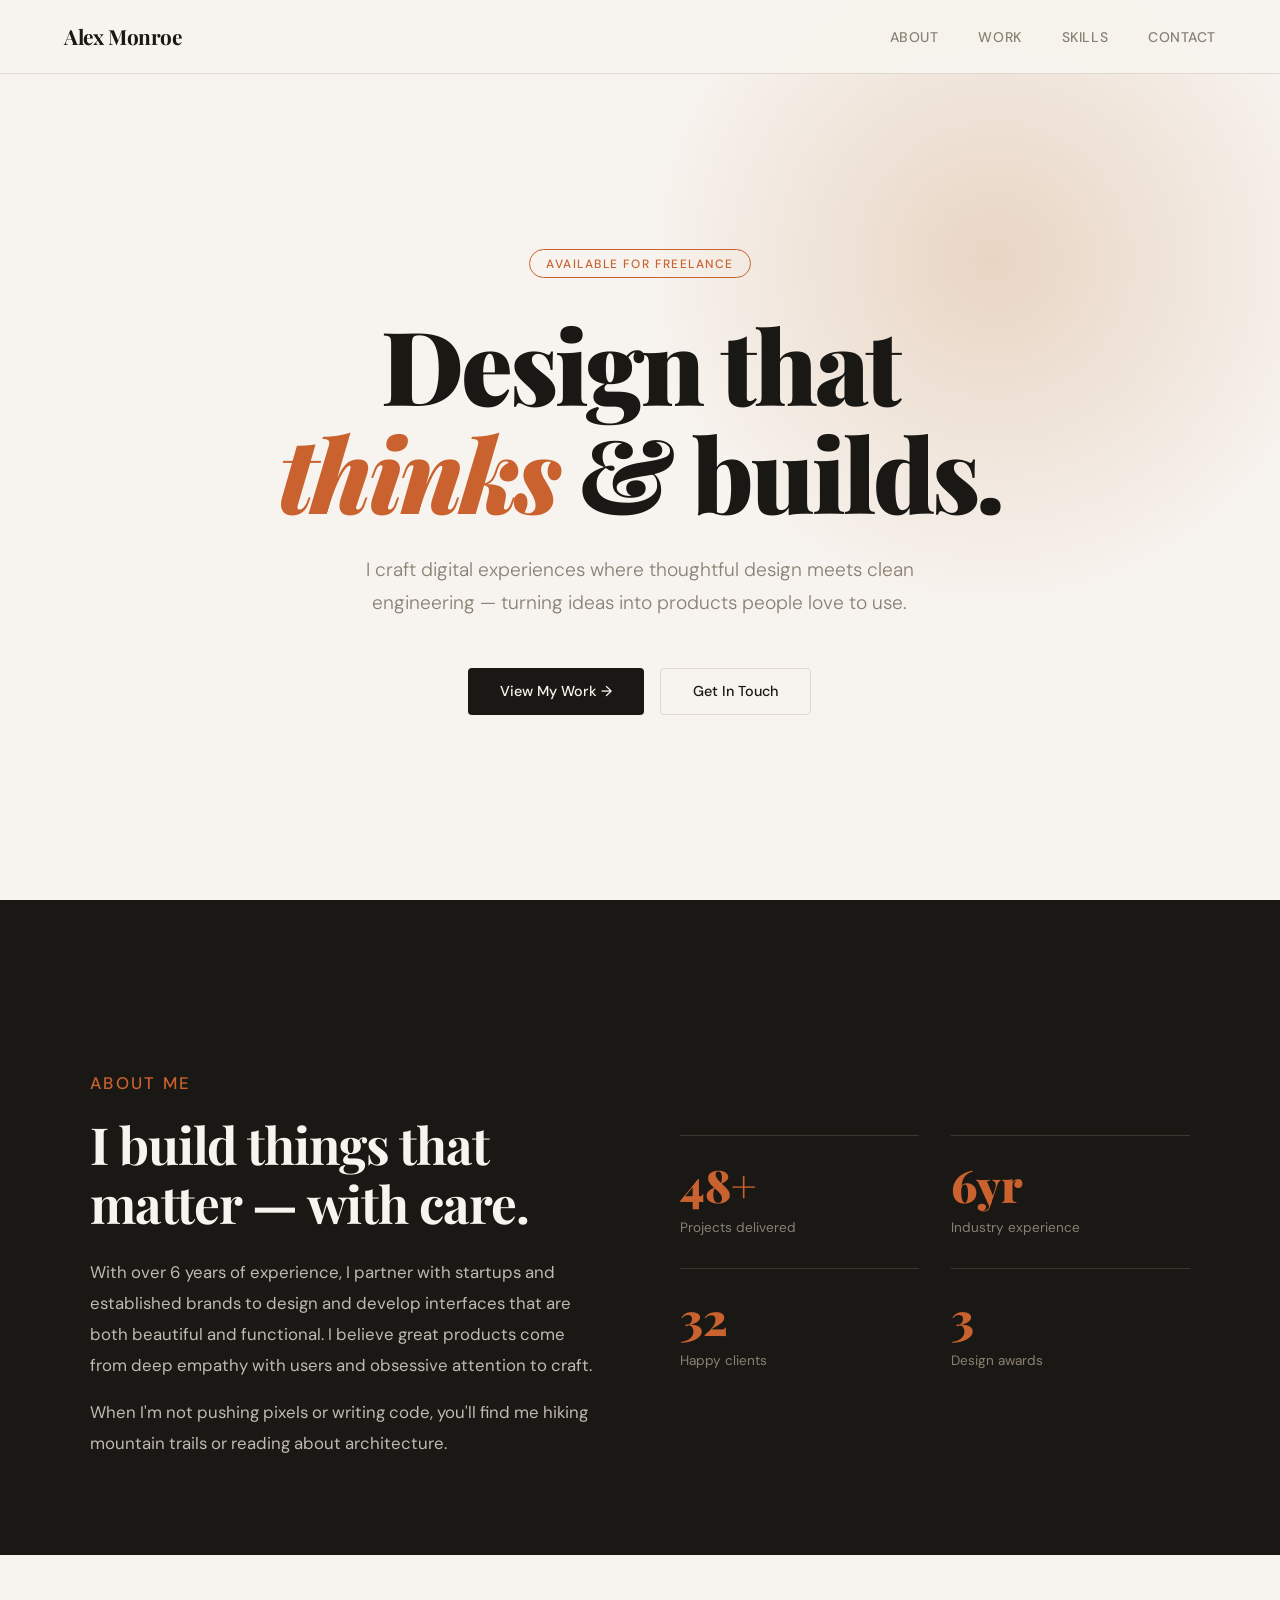
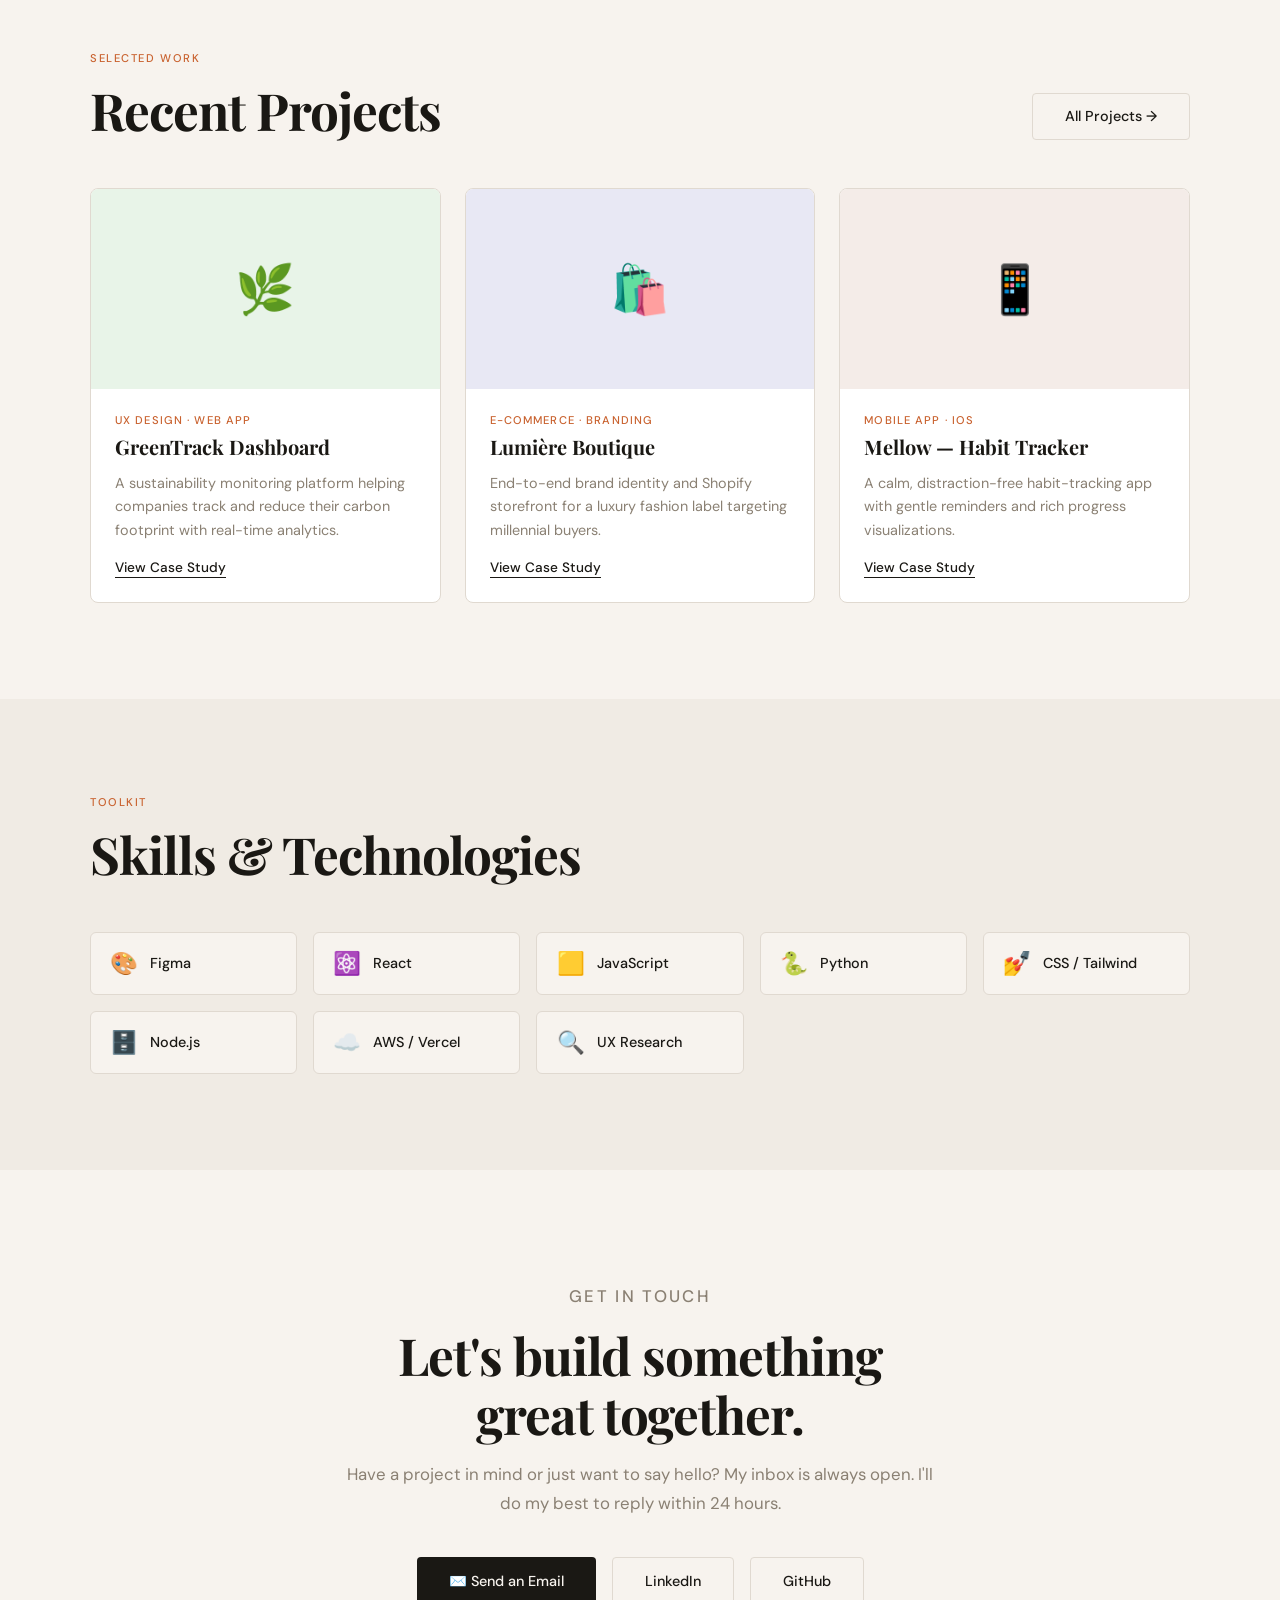
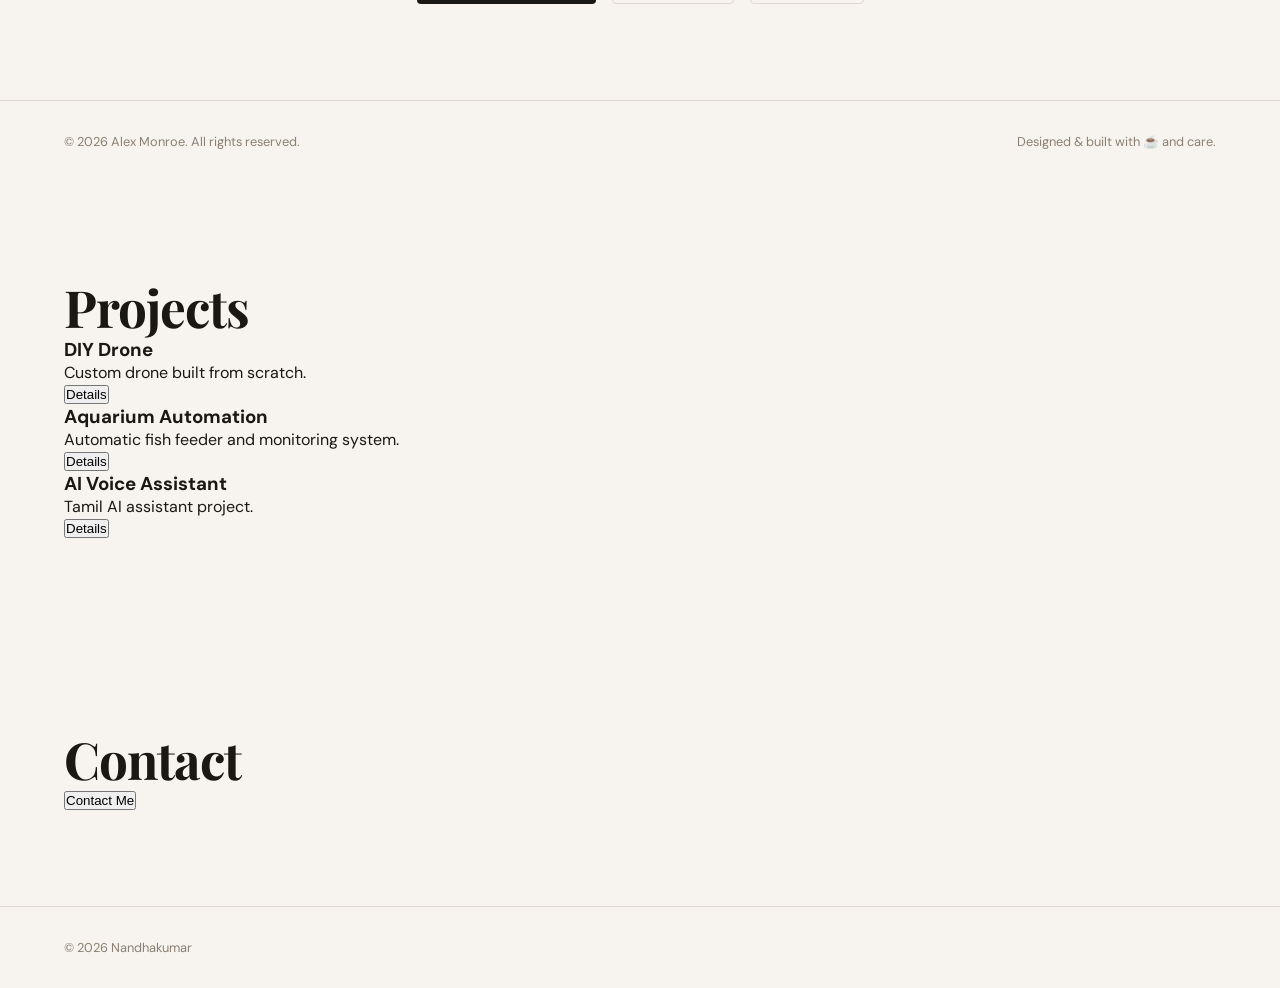
<file: index.html>
<!DOCTYPE html>
<html lang="en">
<head>
  <meta charset="UTF-8" />
  <meta name="viewport" content="width=device-width, initial-scale=1.0" />
  <title>Alex Monroe — Designer & Developer</title>
  <link rel="preconnect" href="https://fonts.googleapis.com">
  <link href="https://fonts.googleapis.com/css2?family=Playfair+Display:wght@400;700;900&family=DM+Sans:wght@300;400;500&display=swap" rel="stylesheet">
  <style>
    *, *::before, *::after { box-sizing: border-box; margin: 0; padding: 0; }

    :root {
      --cream: #F7F3EE;
      --dark: #1A1814;
      --accent: #C9622F;
      --muted: #8A8073;
      --border: #E0D9D0;
    }

    html { scroll-behavior: smooth; }

    body {
      font-family: 'DM Sans', sans-serif;
      background: var(--cream);
      color: var(--dark);
      overflow-x: hidden;
    }

    /* ── NAV ── */
    nav {
      position: fixed; top: 0; width: 100%; z-index: 100;
      display: flex; justify-content: space-between; align-items: center;
      padding: 1.4rem 5%;
      background: rgba(247, 243, 238, 0.92);
      backdrop-filter: blur(12px);
      border-bottom: 1px solid var(--border);
    }

    .logo {
      font-family: 'Playfair Display', serif;
      font-size: 1.3rem; font-weight: 700;
      letter-spacing: -0.02em; color: var(--dark); text-decoration: none;
    }

    .nav-links { display: flex; gap: 2.5rem; list-style: none; }
    .nav-links a {
      font-size: 0.875rem; font-weight: 500; letter-spacing: 0.04em;
      color: var(--muted); text-decoration: none; text-transform: uppercase;
      transition: color 0.2s;
    }
    .nav-links a:hover { color: var(--accent); }

    /* ── HERO ── */
    .hero {
      min-height: 100vh;
      display: grid; place-items: center;
      padding: 8rem 5% 4rem;
      position: relative; overflow: hidden;
    }

    .hero::before {
      content: '';
      position: absolute; top: -10%; right: -5%;
      width: 55vw; height: 55vw; max-width: 700px; max-height: 700px;
      border-radius: 50%;
      background: radial-gradient(circle, #e8d5c4 0%, transparent 70%);
      pointer-events: none;
    }

    .hero-inner { max-width: 900px; text-align: center; }

    .hero-tag {
      display: inline-block;
      font-size: 0.75rem; font-weight: 500; letter-spacing: 0.12em;
      text-transform: uppercase; color: var(--accent);
      border: 1px solid var(--accent); border-radius: 50px;
      padding: 0.35rem 1rem; margin-bottom: 2rem;
      animation: fadeUp 0.6s ease both;
    }

    h1 {
      font-family: 'Playfair Display', serif;
      font-size: clamp(3rem, 8vw, 6.5rem);
      font-weight: 900; line-height: 1.05;
      letter-spacing: -0.03em;
      animation: fadeUp 0.6s 0.15s ease both;
    }

    h1 em { font-style: italic; color: var(--accent); }

    .hero-sub {
      margin-top: 1.8rem;
      font-size: clamp(1rem, 2vw, 1.2rem);
      font-weight: 300; color: var(--muted); line-height: 1.7;
      max-width: 560px; margin-inline: auto;
      animation: fadeUp 0.6s 0.3s ease both;
    }

    .hero-cta {
      margin-top: 3rem; display: flex; gap: 1rem;
      justify-content: center; flex-wrap: wrap;
      animation: fadeUp 0.6s 0.45s ease both;
    }

    .btn {
      display: inline-flex; align-items: center; gap: 0.5rem;
      padding: 0.85rem 2rem; border-radius: 4px;
      font-size: 0.9rem; font-weight: 500; text-decoration: none;
      cursor: pointer; border: none; transition: all 0.2s;
    }
    .btn-primary { background: var(--dark); color: var(--cream); }
    .btn-primary:hover { background: var(--accent); }
    .btn-outline { background: transparent; color: var(--dark); border: 1.5px solid var(--border); }
    .btn-outline:hover { border-color: var(--dark); }

    /* ── SECTION SHARED ── */
    section { padding: 6rem 5%; }
    .section-label {
      font-size: 0.7rem; font-weight: 500; letter-spacing: 0.14em;
      text-transform: uppercase; color: var(--accent); margin-bottom: 1rem;
    }
    h2 {
      font-family: 'Playfair Display', serif;
      font-size: clamp(2rem, 4vw, 3.2rem);
      font-weight: 700; line-height: 1.15; letter-spacing: -0.02em;
    }

    /* ── ABOUT ── */
    .about { background: var(--dark); color: var(--cream); }
    .about .section-label { color: #C9622F; }
    .about-grid {
      display: grid; grid-template-columns: 1fr 1fr; gap: 5rem;
      align-items: center; max-width: 1100px; margin: 3rem auto 0;
    }
    .about-text p { font-size: 1.05rem; line-height: 1.85; color: #c0b9b0; margin-top: 1.5rem; }
    .about-stats {
      display: grid; grid-template-columns: 1fr 1fr; gap: 2rem;
    }
    .stat { border-top: 1px solid #3a3630; padding-top: 1.2rem; }
    .stat-num {
      font-family: 'Playfair Display', serif;
      font-size: 2.8rem; font-weight: 900; color: var(--accent);
    }
    .stat-label { font-size: 0.85rem; color: #8a8073; margin-top: 0.3rem; }

    /* ── WORK ── */
    .work { max-width: 1100px; margin-inline: auto; }
    .work-header { display: flex; justify-content: space-between; align-items: flex-end; margin-bottom: 3rem; flex-wrap: wrap; gap: 1rem; }
    .projects-grid { display: grid; grid-template-columns: repeat(auto-fill, minmax(300px, 1fr)); gap: 1.5rem; }

    .project-card {
      border: 1px solid var(--border); border-radius: 8px;
      overflow: hidden; background: #fff;
      transition: transform 0.25s, box-shadow 0.25s;
    }
    .project-card:hover { transform: translateY(-5px); box-shadow: 0 20px 50px rgba(0,0,0,0.09); }

    .card-img {
      width: 100%; height: 200px;
      display: flex; align-items: center; justify-content: center;
      font-size: 3rem;
    }
    .card-body { padding: 1.5rem; }
    .card-tag { font-size: 0.7rem; letter-spacing: 0.1em; text-transform: uppercase; color: var(--accent); font-weight: 500; }
    .card-title { font-family: 'Playfair Display', serif; font-size: 1.25rem; font-weight: 700; margin: 0.4rem 0 0.7rem; }
    .card-desc { font-size: 0.9rem; color: var(--muted); line-height: 1.65; }
    .card-link { display: inline-block; margin-top: 1rem; font-size: 0.85rem; font-weight: 500; color: var(--dark); text-decoration: none; border-bottom: 1.5px solid var(--dark); padding-bottom: 1px; transition: color 0.2s, border-color 0.2s; }
    .card-link:hover { color: var(--accent); border-color: var(--accent); }

    /* ── SKILLS ── */
    .skills { background: #f0ebe4; }
    .skills-inner { max-width: 1100px; margin-inline: auto; }
    .skills-grid { display: grid; grid-template-columns: repeat(auto-fill, minmax(200px, 1fr)); gap: 1rem; margin-top: 3rem; }
    .skill-pill {
      background: var(--cream); border: 1px solid var(--border);
      border-radius: 6px; padding: 1rem 1.2rem;
      display: flex; align-items: center; gap: 0.75rem;
      font-size: 0.9rem; font-weight: 500;
      transition: border-color 0.2s, transform 0.2s;
    }
    .skill-pill:hover { border-color: var(--accent); transform: translateY(-2px); }
    .skill-icon { font-size: 1.4rem; }

    /* ── CONTACT ── */
    .contact { text-align: center; }
    .contact-inner { max-width: 600px; margin-inline: auto; }
    .contact p { margin-top: 1rem; color: var(--muted); line-height: 1.7; font-size: 1.05rem; }
    .contact-links { display: flex; justify-content: center; gap: 1rem; flex-wrap: wrap; margin-top: 2.5rem; }

    /* ── FOOTER ── */
    footer {
      border-top: 1px solid var(--border);
      padding: 2rem 5%; display: flex;
      justify-content: space-between; align-items: center;
      flex-wrap: wrap; gap: 1rem;
      font-size: 0.8rem; color: var(--muted);
    }

    /* ── ANIMATIONS ── */
    @keyframes fadeUp {
      from { opacity: 0; transform: translateY(24px); }
      to   { opacity: 1; transform: translateY(0); }
    }

    .reveal {
      opacity: 0; transform: translateY(30px);
      transition: opacity 0.7s ease, transform 0.7s ease;
    }
    .reveal.visible { opacity: 1; transform: translateY(0); }

    /* ── RESPONSIVE ── */
    @media (max-width: 700px) {
      .about-grid { grid-template-columns: 1fr; gap: 3rem; }
      .nav-links { display: none; }
    }
  </style>
</head>
<body>

  <!-- NAV -->
  <nav>
    <a class="logo" href="#">Alex Monroe</a>
    <ul class="nav-links">
      <li><a href="#about">About</a></li>
      <li><a href="#work">Work</a></li>
      <li><a href="#skills">Skills</a></li>
      <li><a href="#contact">Contact</a></li>
    </ul>
  </nav>

  <!-- HERO -->
  <section class="hero">
    <div class="hero-inner">
      <span class="hero-tag">Available for freelance</span>
      <h1>Design that<br><em>thinks</em> &amp; builds.</h1>
      <p class="hero-sub">I craft digital experiences where thoughtful design meets clean engineering — turning ideas into products people love to use.</p>
      <div class="hero-cta">
        <a href="#work" class="btn btn-primary">View My Work →</a>
        <a href="#contact" class="btn btn-outline">Get In Touch</a>
      </div>
    </div>
  </section>

  <!-- ABOUT -->
  <section class="about" id="about">
    <div class="about-grid">
      <div class="about-text reveal">
        <p class="section-label">About Me</p>
        <h2 style="color:#F7F3EE">I build things that matter — with care.</h2>
        <p>With over 6 years of experience, I partner with startups and established brands to design and develop interfaces that are both beautiful and functional. I believe great products come from deep empathy with users and obsessive attention to craft.</p>
        <p style="margin-top:1rem">When I'm not pushing pixels or writing code, you'll find me hiking mountain trails or reading about architecture.</p>
      </div>
      <div class="about-stats reveal">
        <div class="stat"><div class="stat-num">48+</div><div class="stat-label">Projects delivered</div></div>
        <div class="stat"><div class="stat-num">6yr</div><div class="stat-label">Industry experience</div></div>
        <div class="stat"><div class="stat-num">32</div><div class="stat-label">Happy clients</div></div>
        <div class="stat"><div class="stat-num">3</div><div class="stat-label">Design awards</div></div>
      </div>
    </div>
  </section>

  <!-- WORK -->
  <section id="work" style="padding: 6rem 5%;">
    <div class="work">
      <div class="work-header">
        <div>
          <p class="section-label">Selected Work</p>
          <h2>Recent Projects</h2>
        </div>
        <a href="#" class="btn btn-outline">All Projects →</a>
      </div>
      <div class="projects-grid">
        <div class="project-card reveal">
          <div class="card-img" style="background:#e8f4e8">🌿</div>
          <div class="card-body">
            <p class="card-tag">UX Design · Web App</p>
            <h3 class="card-title">GreenTrack Dashboard</h3>
            <p class="card-desc">A sustainability monitoring platform helping companies track and reduce their carbon footprint with real-time analytics.</p>
            <a href="#" class="card-link">View Case Study</a>
          </div>
        </div>
        <div class="project-card reveal">
          <div class="card-img" style="background:#e8e8f4">🛍️</div>
          <div class="card-body">
            <p class="card-tag">E-commerce · Branding</p>
            <h3 class="card-title">Lumière Boutique</h3>
            <p class="card-desc">End-to-end brand identity and Shopify storefront for a luxury fashion label targeting millennial buyers.</p>
            <a href="#" class="card-link">View Case Study</a>
          </div>
        </div>
        <div class="project-card reveal">
          <div class="card-img" style="background:#f4ece8">📱</div>
          <div class="card-body">
            <p class="card-tag">Mobile App · iOS</p>
            <h3 class="card-title">Mellow — Habit Tracker</h3>
            <p class="card-desc">A calm, distraction-free habit-tracking app with gentle reminders and rich progress visualizations.</p>
            <a href="#" class="card-link">View Case Study</a>
          </div>
        </div>
      </div>
    </div>
  </section>

  <!-- SKILLS -->
  <section class="skills" id="skills">
    <div class="skills-inner">
      <p class="section-label">Toolkit</p>
      <h2>Skills &amp; Technologies</h2>
      <div class="skills-grid">
        <div class="skill-pill reveal"><span class="skill-icon">🎨</span> Figma</div>
        <div class="skill-pill reveal"><span class="skill-icon">⚛️</span> React</div>
        <div class="skill-pill reveal"><span class="skill-icon">🟨</span> JavaScript</div>
        <div class="skill-pill reveal"><span class="skill-icon">🐍</span> Python</div>
        <div class="skill-pill reveal"><span class="skill-icon">💅</span> CSS / Tailwind</div>
        <div class="skill-pill reveal"><span class="skill-icon">🗄️</span> Node.js</div>
        <div class="skill-pill reveal"><span class="skill-icon">☁️</span> AWS / Vercel</div>
        <div class="skill-pill reveal"><span class="skill-icon">🔍</span> UX Research</div>
      </div>
    </div>
  </section>

  <!-- CONTACT -->
  <section class="contact" id="contact">
    <div class="contact-inner reveal">
      <p class="section-label">Get In Touch</p>
      <h2>Let's build something great together.</h2>
      <p>Have a project in mind or just want to say hello? My inbox is always open. I'll do my best to reply within 24 hours.</p>
      <div class="contact-links">
        <a href="mailto:hello@alexmonroe.dev" class="btn btn-primary">✉️ Send an Email</a>
        <a href="https://linkedin.com" target="_blank" class="btn btn-outline">LinkedIn</a>
        <a href="https://github.com" target="_blank" class="btn btn-outline">GitHub</a>
      </div>
    </div>
  </section>

  <!-- FOOTER -->
  <footer>
    <span>© 2026 Alex Monroe. All rights reserved.</span>
    <span>Designed &amp; built with ☕ and care.</span>
  </footer>

  <script>
    // Scroll reveal
    const revealEls = document.querySelectorAll('.reveal');
    const observer = new IntersectionObserver(entries => {
      entries.forEach(e => { if (e.isIntersecting) { e.target.classList.add('visible'); } });
    }, { threshold: 0.12 });
    revealEls.forEach(el => observer.observe(el));

    // Stagger grid children
    document.querySelectorAll('.projects-grid, .skills-grid').forEach(grid => {
      [...grid.children].forEach((child, i) => {
        child.style.transitionDelay = `${i * 0.08}s`;
      });
    });
  </script>

</body>
</html>
<section id="projects">

<h2>Projects</h2>

<div class="card">
<h3>DIY Drone</h3>
<p>Custom drone built from scratch.</p>
<button onclick="project1()">Details</button>
</div>

<div class="card">
<h3>Aquarium Automation</h3>
<p>Automatic fish feeder and monitoring system.</p>
<button onclick="project2()">Details</button>
</div>

<div class="card">
<h3>AI Voice Assistant</h3>
<p>Tamil AI assistant project.</p>
<button onclick="project3()">Details</button>
</div>

</section>

<section id="contact">

<h2>Contact</h2>

<button onclick="contact()">Contact Me</button>

</section>

<footer>

<p>© 2026 Nandhakumar</p>

</footer>

<script src="script.js"></script>

</body>
</html>
</file>
